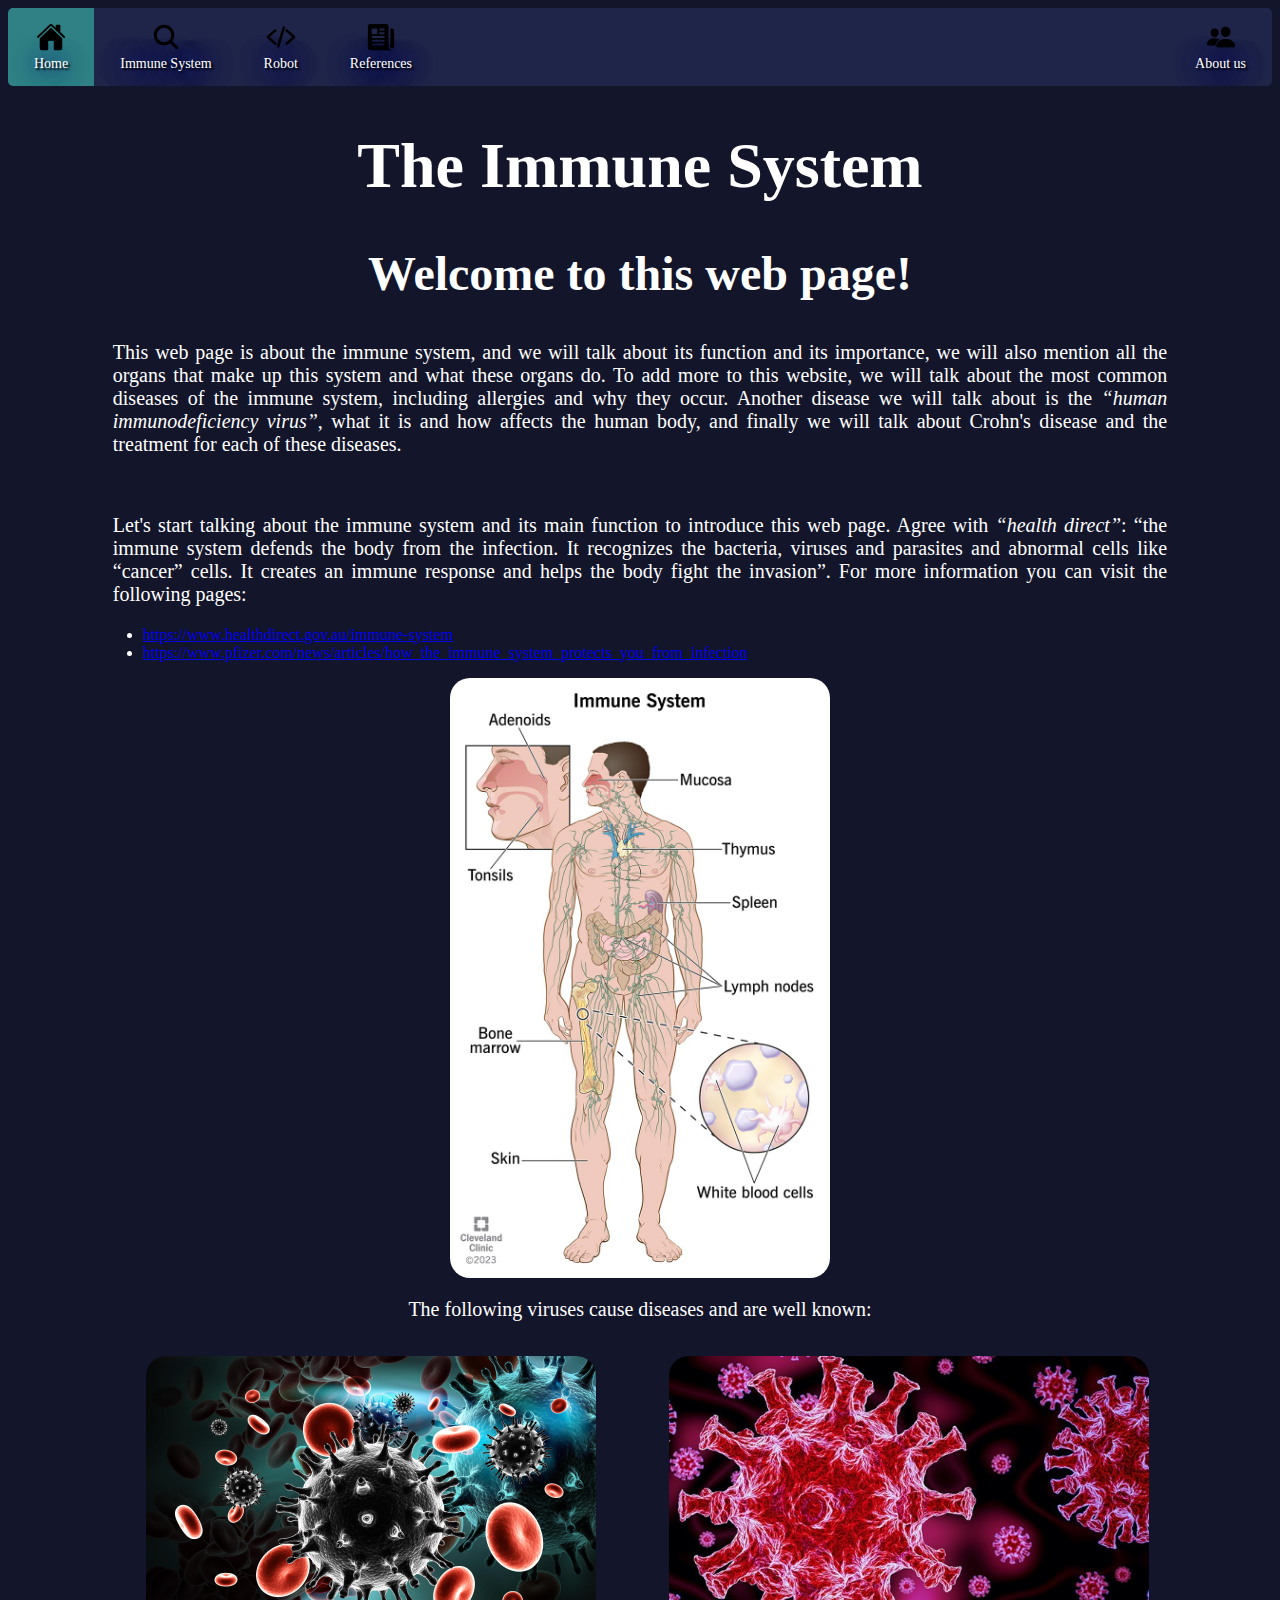
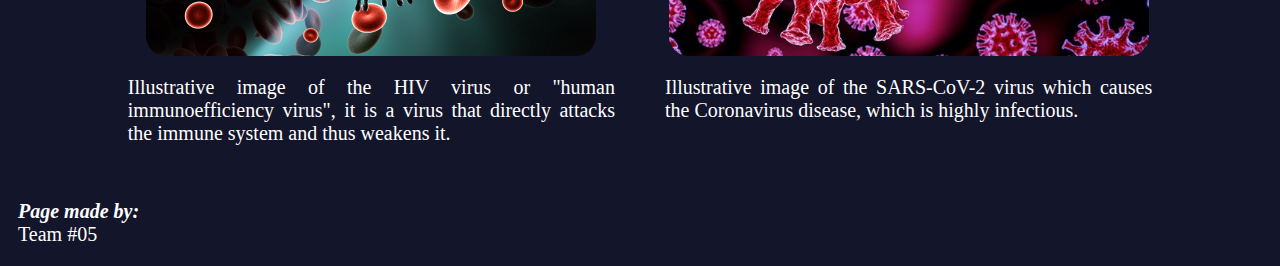
<file: index.html>
<!DOCTYPE html>
<html lang="en">
<head>
    <meta charset="UTF-8">
    <meta name="viewport" content="width=device-width, initial-scale=1.0">
    <title>The Immune System</title>
    <link rel="stylesheet" href="css/styles_home.css">
    
</head>
<body>
    
    <!--Browser-->
    <!--Link the main page with the other links-->
    <nav>
        <ul id="navegador">
            <!--Current page "Home"-->
            <li class="nav active"><a href="#">
                <img src="svg/home.svg" alt="Home" class="svgs">
                <br>
                Home</a></li>

            <!--Link to the page "Body_system"-->
            <li class="nav"><a href="html/Body_system.html">
                <img src="svg/search.svg" alt="Body system" class="svgs">
                <br>
                Immune System</a></li>
            
            <!--Link to the page "Programming"-->
            <li class="nav"><a href="html/Robot_G218T05.html">
                <img src="svg/code-slash.svg" alt="Programming" class="svgs">
                <br>
                Robot
                </a></li>

            <!--Link to the page "References"-->
            <li class="nav"><a href="html/References.html">
                <img src="svg/newspaper.svg" alt="References" class="svgs">
                <br>
                References</a></li>
            
            <!--Link to the page "About_us"-->
            <li class="about_us"><a href="html/About_us.html">
                <img src="svg/people.svg" alt="About us" class="svgs">
                <br>
                About us</a></li>
        </ul>
    </nav>
    <!--Browser finishes-->

    <!--Title-->
    <header>
        <h1>The Immune System</h1>
    </header>

    <!--Main section-->
    <h2>Welcome to this web page!</h2>
    <main>
        <p>
            This web page is about the immune system, and we will talk about its function
            and its importance, we will also mention all the organs that make up this system
            and what these organs do. To add more to this website, we will talk about the most
            common diseases of the immune system, including allergies and why they occur.
            Another disease we will talk about is the <i>“human immunodeficiency virus”</i>,
            what it is and how affects the human body, and finally we will talk about Crohn's
            disease and the treatment for each of these diseases.
        </p>
        <br>
        <p>
            Let's start talking about the immune system and its main function to introduce
            this web page. Agree with <i>“health direct”</i>: “the immune system defends 
            the body from the infection. It recognizes the bacteria, viruses and parasites
            and abnormal cells like “cancer” cells. It creates an immune response and helps
            the body fight the invasion”. For more information you can visit the following pages:
        </p>
        <ul>
            <li><a href="https://www.healthdirect.gov.au/immune-system" target="_blank">
                https://www.healthdirect.gov.au/immune-system</a></li>

            <li><a href="https://www.pfizer.com/news/articles/how_the_immune_system_protects_you_from_infection" target="_blank">
                https://www.pfizer.com/news/articles/how_the_immune_system_protects_you_from_infection</a></li>
        </ul>
        <img src="images/immune-system.jpg" alt="Immune System" class="img_immune_system">
    </main>

    <div id="container_1">
        <p>The following viruses cause diseases and are well known:</p>
    </div>

    <section id="container_2">
        <div class="column">
            <img src="images/hiv.jpg" alt="HIV">
            <p>
                Illustrative image of the HIV virus or "human immunoefficiency virus", 
                it is a virus that directly attacks the immune system and thus weakens it.
            </p>
        </div>
        <div class="column">
            <img src="images/coronavirus.jpg" alt="CORONAVIRUS">
            <p>
                Illustrative image of the SARS-CoV-2 virus which causes the Coronavirus
                disease, which is highly infectious.
            </p>
        </div>
    </section>

    <footer>
        <p>
            <em><b>Page made by:</b></em>
             <br>
            Team #05
        </p>
    </footer>

</body>
</html>
</file>
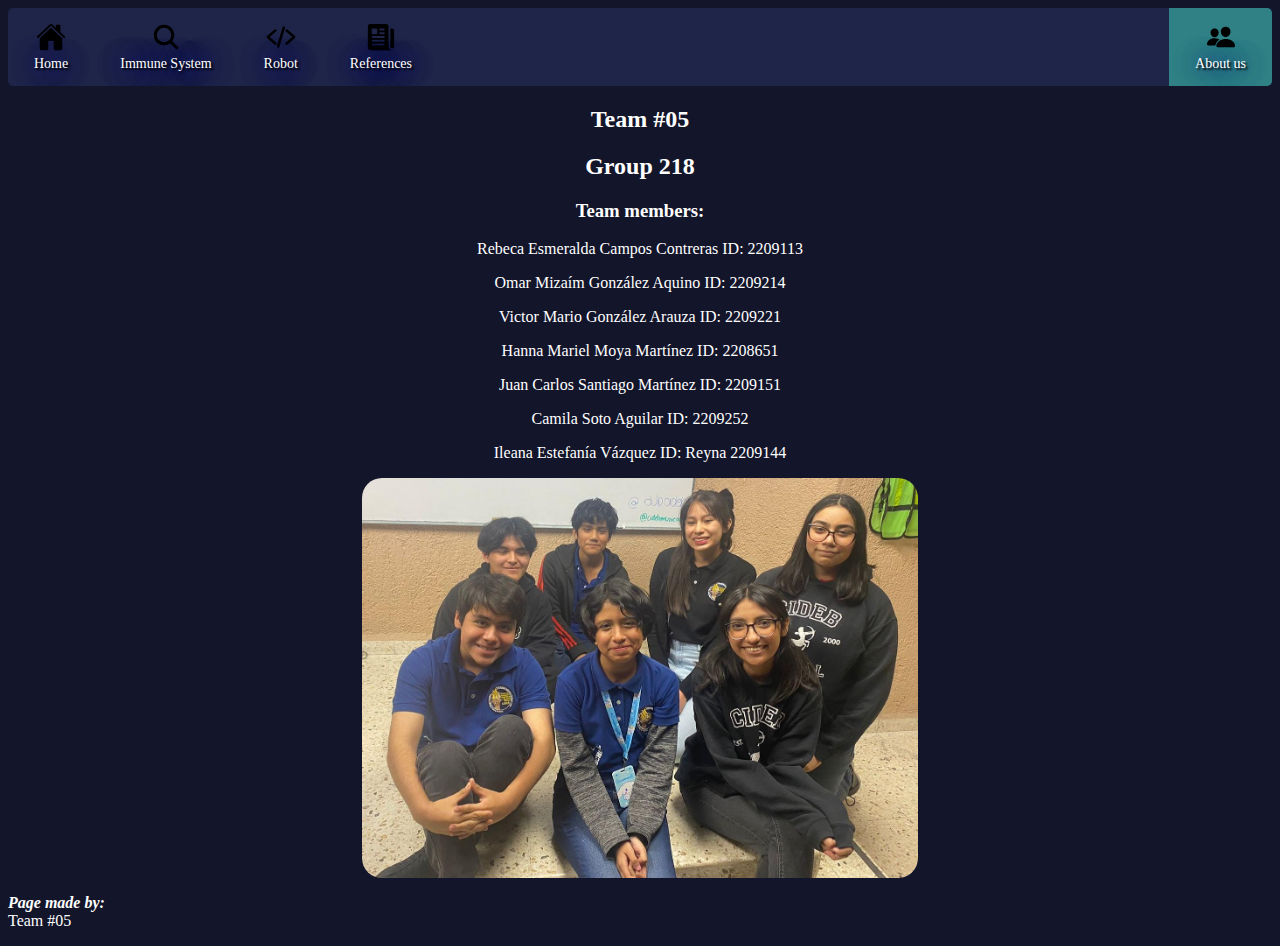
<file: html/About_us.html>
<!DOCTYPE html>
<html lang="en">
<head>
    <meta charset="UTF-8">
    <meta name="viewport" content="width=device-width, initial-scale=1.0">
    <link rel="stylesheet" href="../css/styles_about_us.css">
    <title>About us</title>
</head>
<body>
    <!--Browser-->
    <!--Link the main page with the other links-->
    <nav>
        <ul id="navegador">
            <!--Link to the page "Home"-->
            <li class="nav"><a href="../index.html">
                <img src="../svg/home.svg" alt="Home" class="svgs">
                <br>
                Home</a></li>

            <!--Link to the page "Body_system"-->
            <li class="nav"><a href="Body_system.html">
                <img src="../svg/search.svg" alt="Body system" class="svgs">
                <br>
                Immune System</a></li>
            
            <!--Link to the page "Programming"-->
            <li class="nav"><a href="Robot_G218T05.html">
                <img src="../svg/code-slash.svg" alt="Programming" class="svgs">
                <br>
                Robot
                </a></li>

            <!--Link to the page "References"-->
            <li class="nav"><a href="References.html">
                <img src="../svg/newspaper.svg" alt="References" class="svgs">
                <br>
                References</a></li>
            
            <!--Current Page "About_us"-->
            <li class="about_us active"><a href="#">
                <img src="../svg/people.svg" alt="About us" class="svgs">
                <br>
                About us</a></li>
        </ul>
    </nav>
    <!--Browser finishes-->
        <main class="container_1">
            <div>
                <h2>Team #05</h2>
                <h2>Group 218</h2>
            </div>
            <div>
                <h3>Team members:</h1>
                <p>Rebeca Esmeralda Campos Contreras  ID: 2209113</p>
                <p>Omar Mizaím González Aquino  ID: 2209214</p>
                <p>Victor Mario González Arauza  ID: 2209221</p>
                <p>Hanna Mariel Moya Martínez  ID: 2208651</p>
                <p>Juan Carlos Santiago Martínez  ID: 2209151</p>
                <p>Camila Soto Aguilar  ID: 2209252</p>
                <p>Ileana Estefanía Vázquez  ID: Reyna 2209144</p>
            </div>
            <img src="../images/Team-05.jpeg" alt="Team 05">
        </main>
    <footer>
        <p>
            <em><b>Page made by:</b></em>
             <br>
            Team #05
        </p>
    </footer>
</body>
</html>
</file>
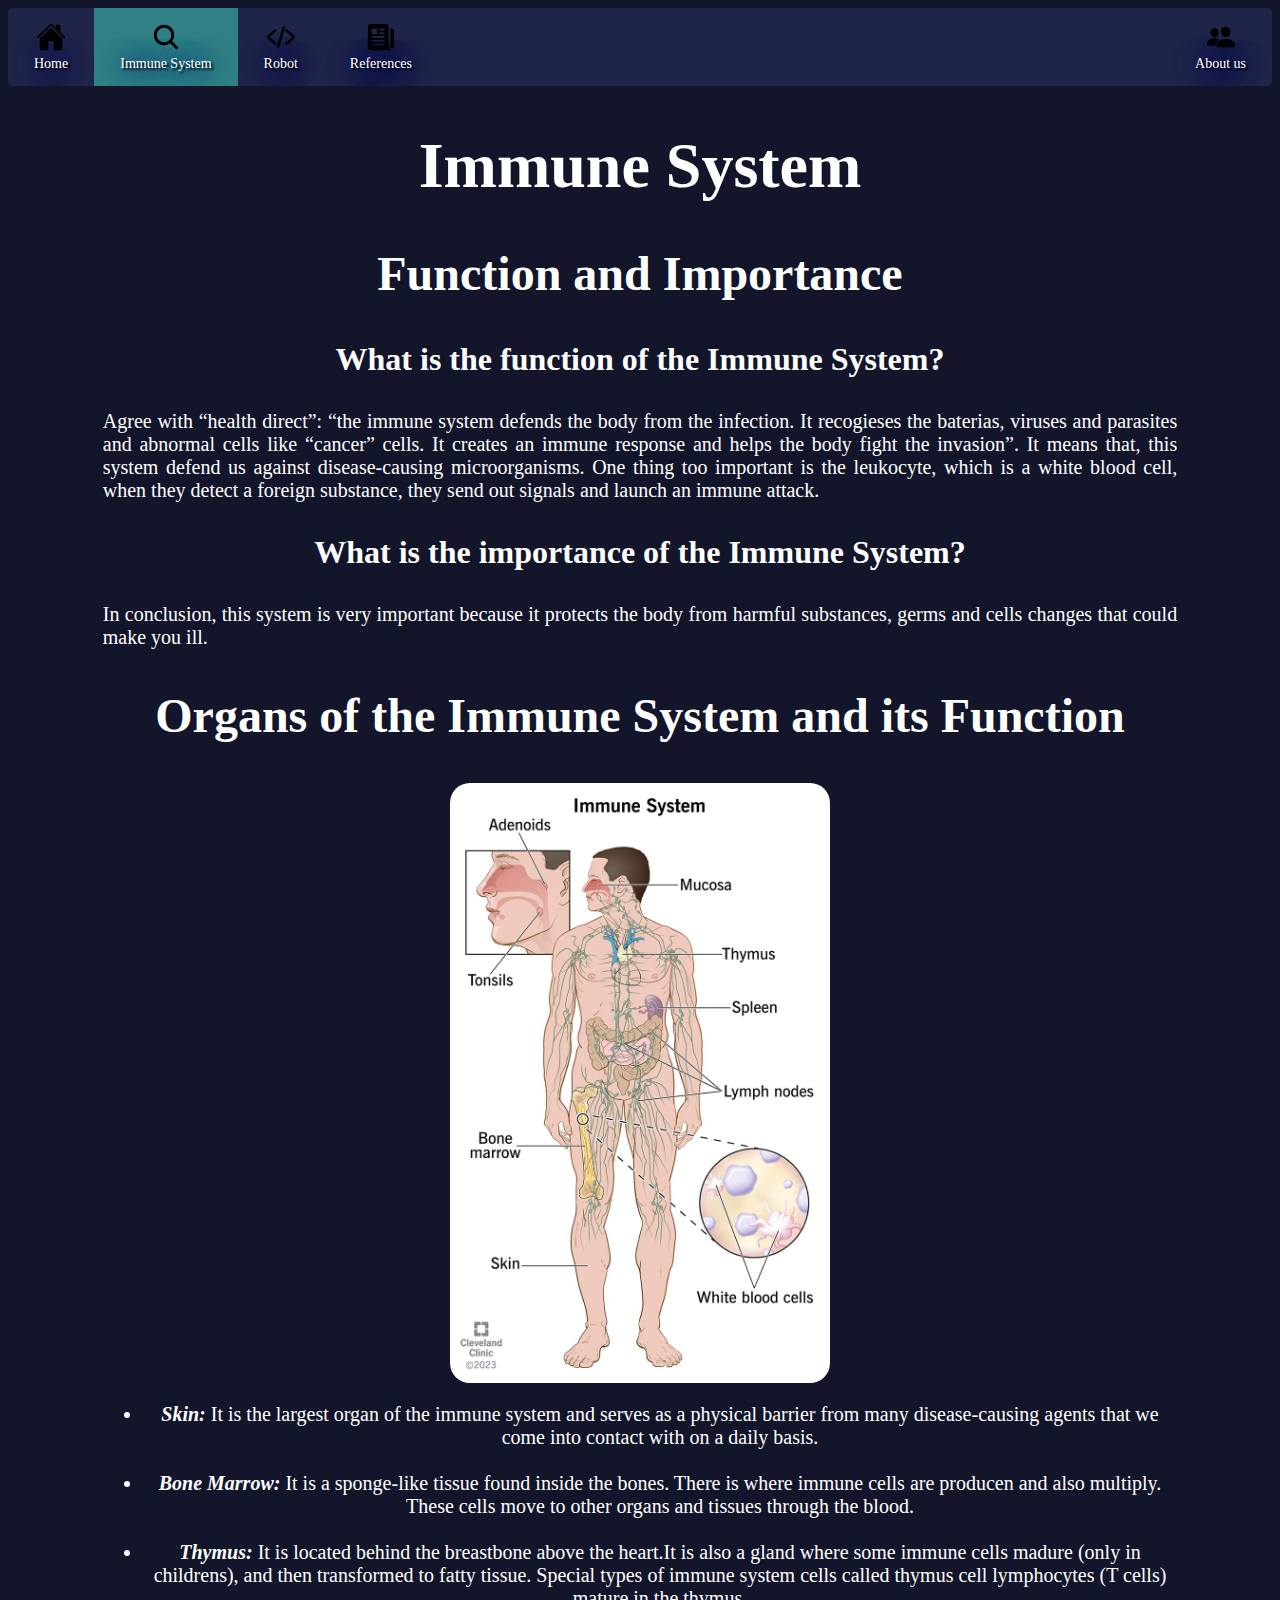
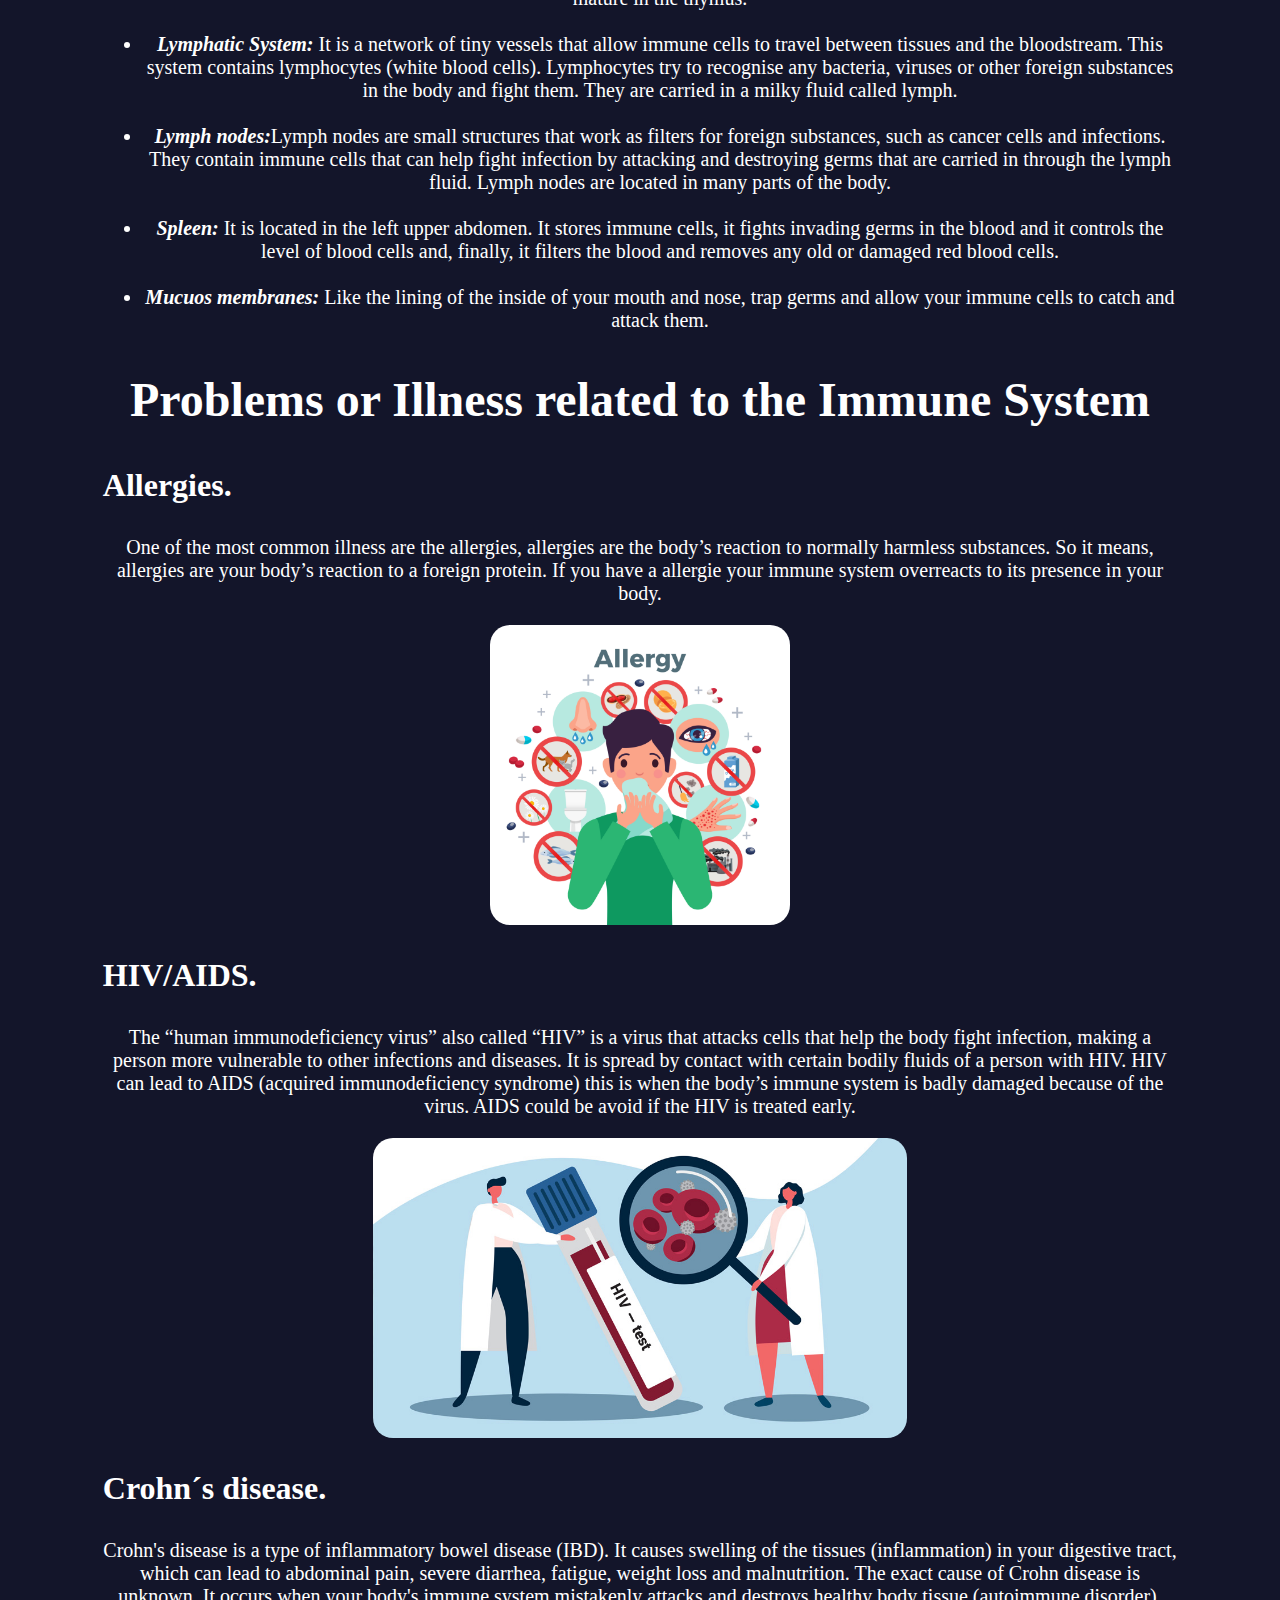
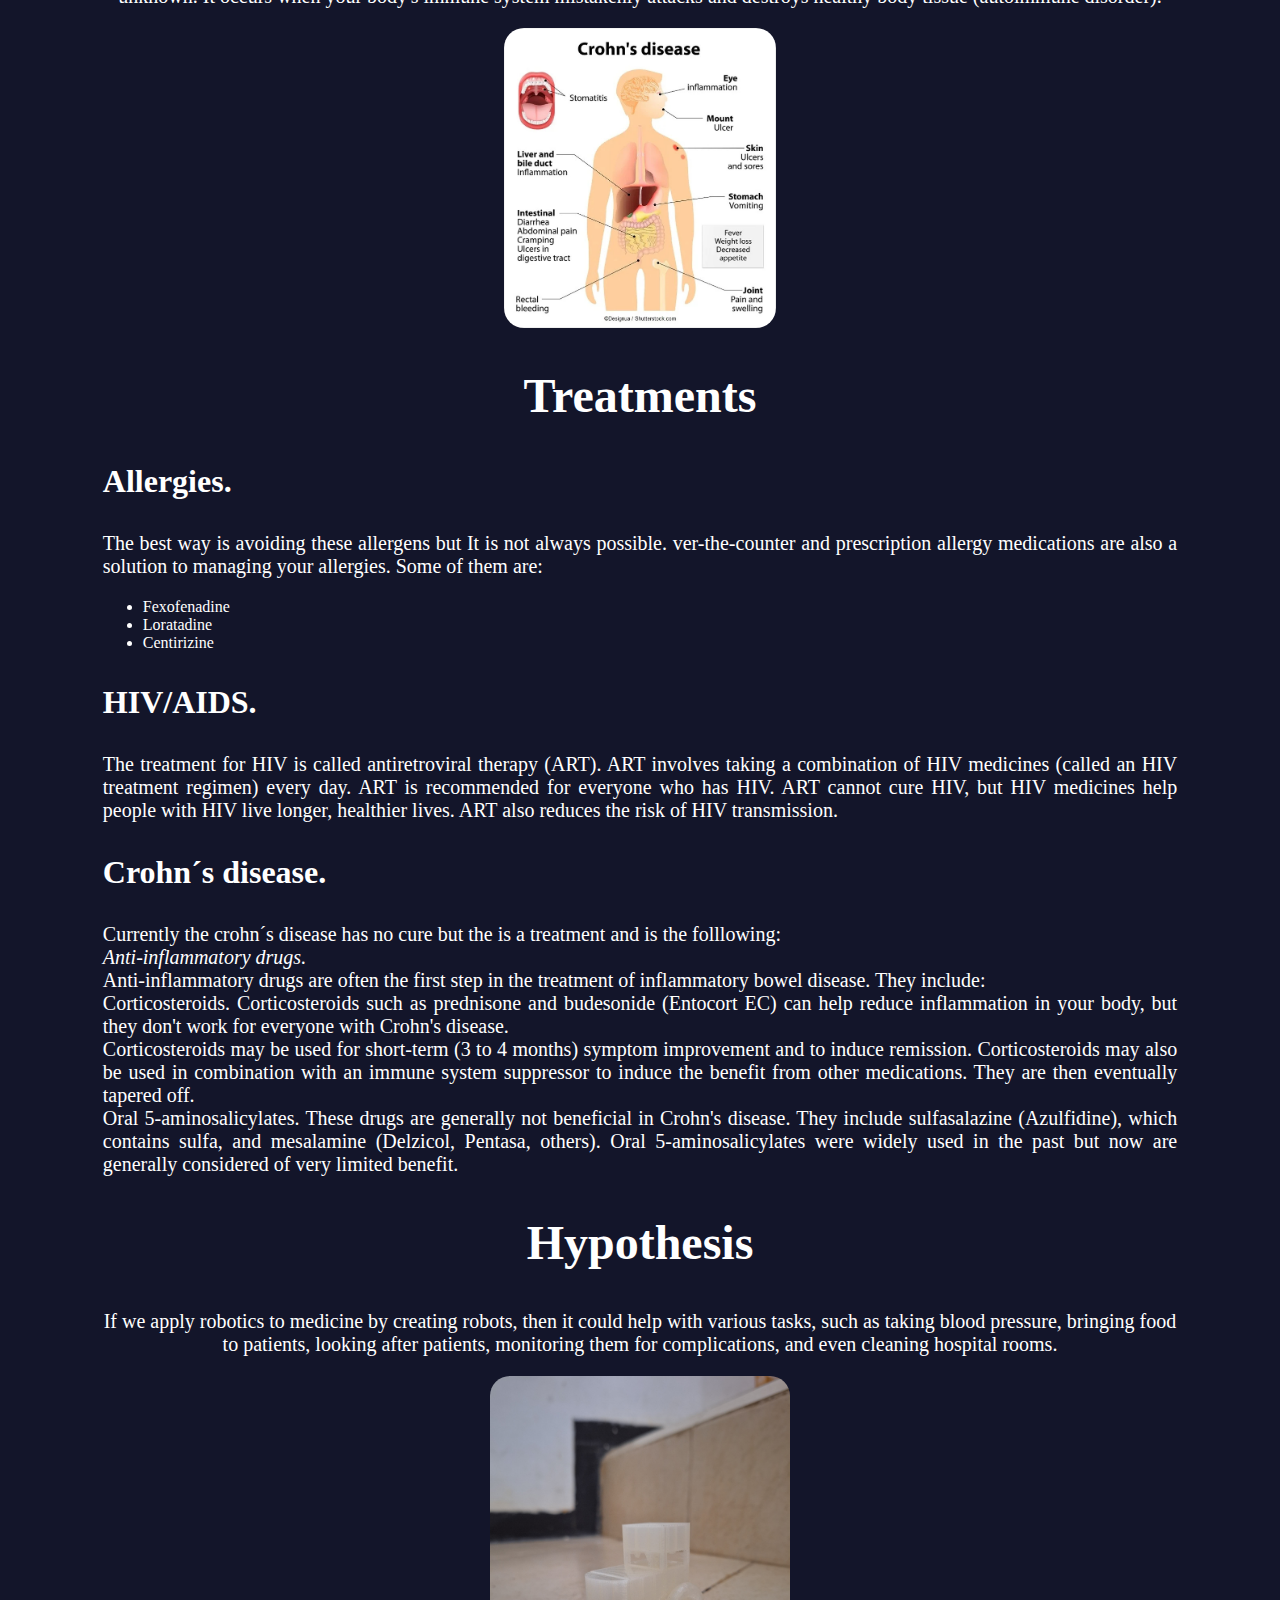
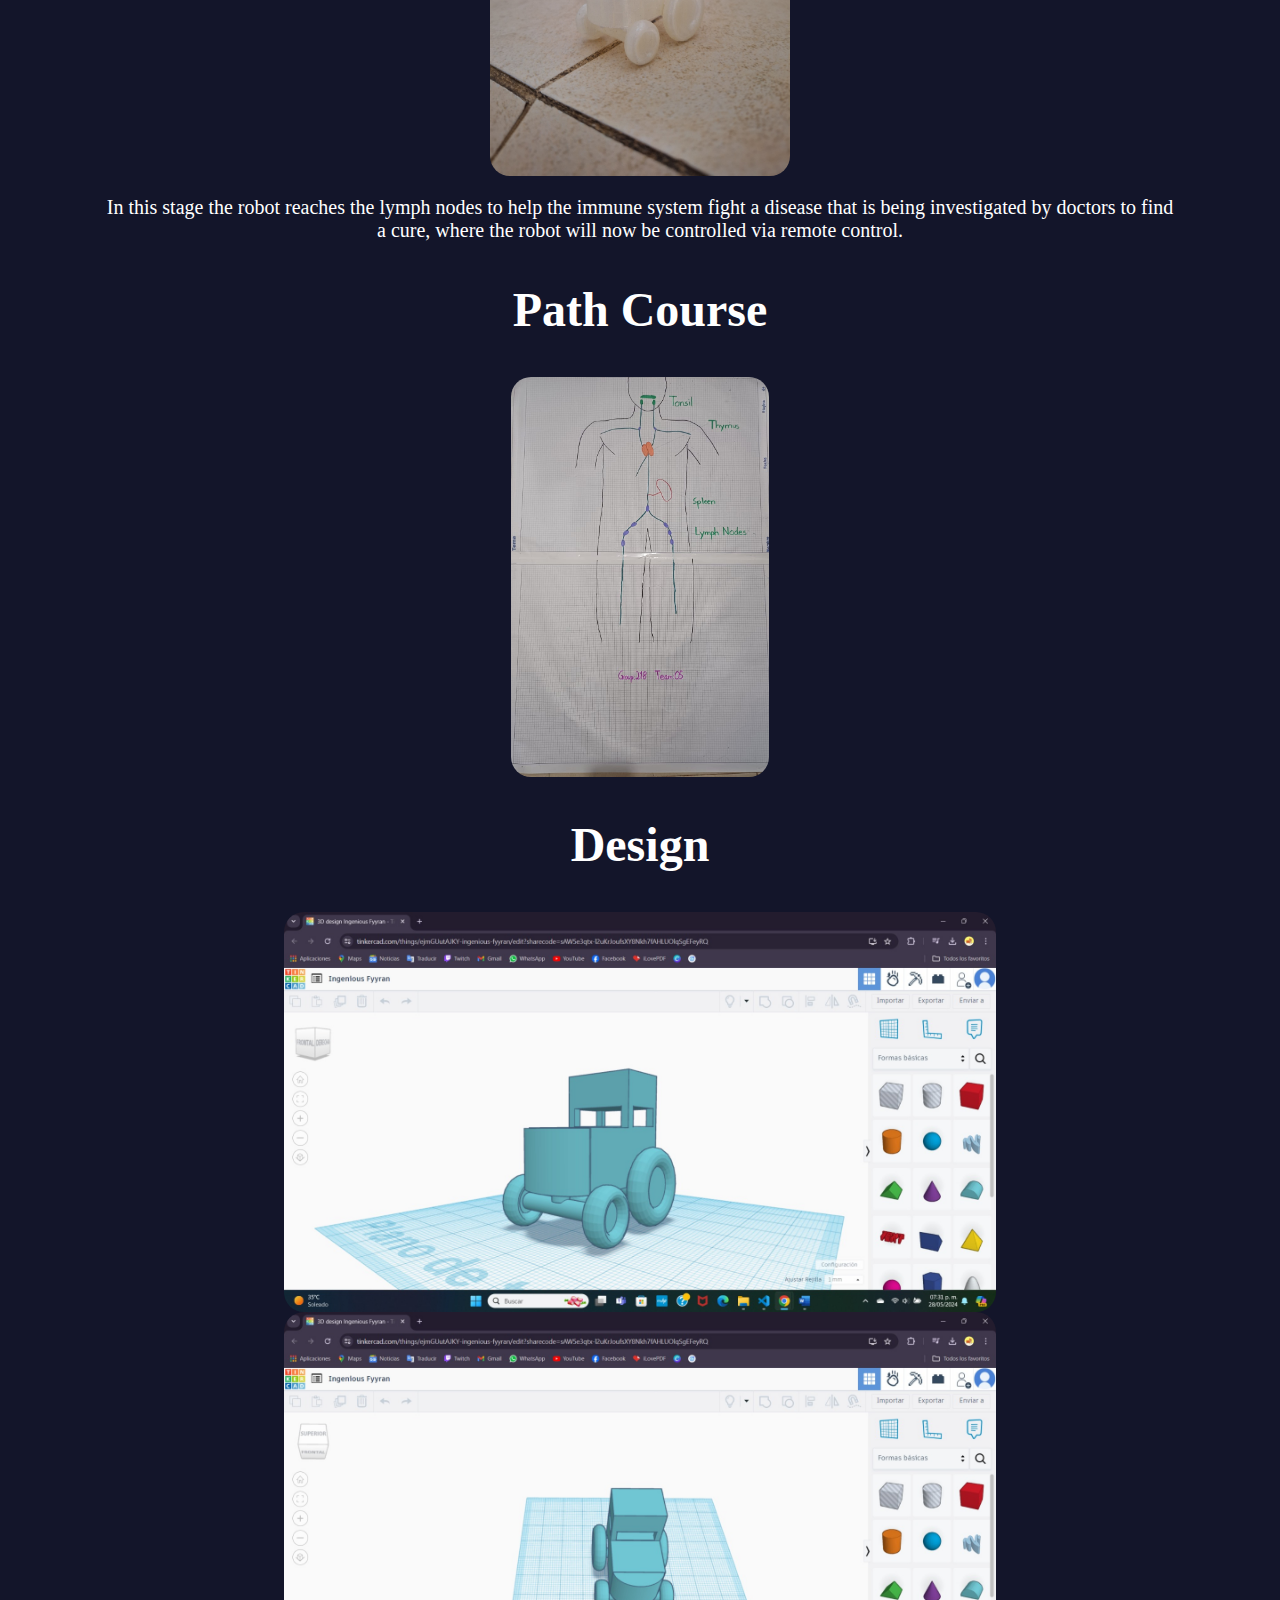
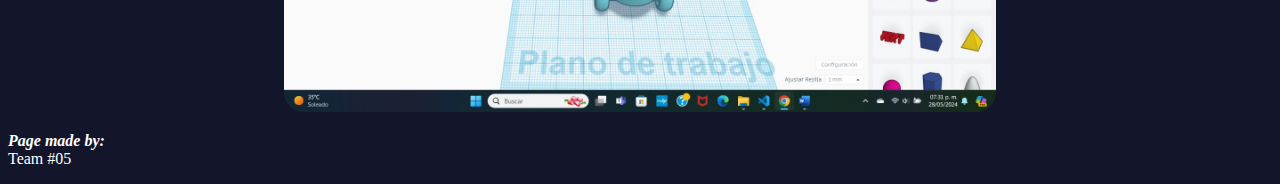
<file: html/Body_system.html>
<!DOCTYPE html>
<html lang="en">
<head>
    <meta charset="UTF-8">
    <meta name="viewport" content="width=device-width, initial-scale=1.0">
    <title>Immune System</title>
    <link rel="stylesheet" href="../css/styles_body_system.css">

</head>
<body>

    <!--Browser-->
    <!--Link the main page with the other links-->
    <nav>
        <ul id="navegador">
            <!--Link to the page "Home"-->
            <li class="nav"><a href="../index.html">
                <img src="../svg/home.svg" alt="Home" class="svgs">
                <br>
                Home</a></li>

            <!--Current Page "Immune System"-->
            <li class="nav active"><a href="#">
                <img src="../svg/search.svg" alt="Body system" class="svgs">
                <br>
                Immune System</a></li>
            
            <!--Link to the page "Programming"-->
            <li class="nav"><a href="Robot_G218T05.html">
                <img src="../svg/code-slash.svg" alt="Programming" class="svgs">
                <br>
                Robot
                </a></li>

            <!--Link to the page "References"-->
            <li class="nav"><a href="References.html">
                <img src="../svg/newspaper.svg" alt="References" class="svgs">
                <br>
                References</a></li>
            
            <!--Link to the page "About_us"-->
            <li class="about_us"><a href="About_us.html">
                <img src="../svg/people.svg" alt="About us" class="svgs">
                <br>
                About us</a></li>
        </ul>
    </nav>
    <!--Browser finishes-->

    <!--Title-->
    <header>
        <h1>Immune System</h1>
    </header>

    <!--Function and Importance-->
    <main class="container_1">
        <div>
            <h2>Function and Importance</h2>
        </div>
        <div>
            <h3>What is the function of the Immune System?</h3>
            <p>
                Agree with “health direct”: “the immune system defends the body
                from the infection. It recogieses the baterias, viruses and parasites
                and abnormal cells like “cancer” cells. It creates an immune
                response and helps the body fight the invasion”. It means that,
                this system defend us against disease-causing microorganisms.
                One thing too important is the leukocyte, which is a white
                blood cell, when they detect a foreign substance, they send out
                 signals and launch an immune attack.
            </p>
        </div>
        <div>
            <h3>What is the importance of the Immune System?</h3>
            <p>
                In conclusion, this system is very important because it protects
                the body from harmful substances, germs and cells changes that
                could make you ill.
            </p>
        </div>
    </main>

    <!--Organs of the Immune System-->
    <section class="container_2">
        <div>
            <h2>Organs of the Immune System and its Function</h2>
            <img src="../images/immune-system.jpg" alt="Immune System">
            <ul>
                <li>
                    <strong><i>Skin:</i></strong> It is the largest organ of the
                    immune system and serves as a physical barrier from many
                    disease-causing agents that we come into contact with on
                    a daily basis.
                </li>
                <br>
                <li>
                    <strong><i>Bone Marrow:</i></strong> It is a sponge-like tissue
                    found inside the bones. There is where immune cells are producen
                    and also multiply. These cells move to other organs and tissues
                    through the blood.
                </li>
                <br>
                <li>
                    <strong><i>Thymus:</i></strong> It is located behind the breastbone
                    above the heart.It is also a gland where some immune cells madure
                    (only in childrens), and then transformed to fatty tissue. Special
                    types of immune system cells called thymus cell lymphocytes (T cells)
                    mature in the thymus. 
                </li>
                <br>
                <li>
                    <strong><i>Lymphatic System:</i></strong> It is a network of tiny
                    vessels that allow immune cells to travel between tissues and the
                    bloodstream. This system contains lymphocytes (white blood cells).
                    Lymphocytes try to recognise any bacteria, viruses or other foreign
                    substances in the body and fight them. They are carried in a milky
                    fluid called lymph.
                </li>
                <br>
                <li>
                    <strong><i>Lymph nodes:</i></strong>Lymph nodes are small structures
                    that work as filters for foreign substances, such as cancer cells
                    and infections. They contain immune cells that can help fight infection
                    by attacking and destroying germs that are carried in through the lymph
                    fluid. Lymph nodes are located in many parts of the body.
                </li>
                <br>
                <li>
                    <strong><i>Spleen:</i></strong> It is located in the left upper abdomen.
                    It stores immune cells, it fights invading germs in the blood and it
                    controls the level of blood cells and, finally, it filters the blood and
                    removes any old or damaged red blood cells.
                </li>
                <br>
                <li>
                    <strong><i>Mucuos membranes:</i></strong> Like the lining of the inside
                    of your mouth and nose, trap germs and allow your immune cells to catch
                    and attack them.
                </li>
            </ul>
        </div>
    </section>

    <!--Problems and Illness-->
    <section class="container_3">
        <div>
            <h2>Problems or Illness related to the Immune System</h2>
        </div>
        <div>
            <h3>Allergies.</h3>
            <p>
                One of the most common illness are the allergies, allergies
                are the body’s reaction to normally harmless substances. So
                it means, allergies are your body’s reaction to a foreign protein.
                If you have a allergie your immune system overreacts to its
                presence in your body.
            </p>
            <img src="../images/Allergy.jpg" alt="Allergy">
        </div>
        <div>
            <h3>HIV/AIDS.</h3>
            <p>
                The “human immunodeficiency virus” also called “HIV” is a virus that
                attacks cells that help the body fight infection, making a person more
                vulnerable to other infections and diseases. It is spread by contact
                with certain bodily fluids of a person with HIV. HIV can lead to AIDS
                (acquired immunodeficiency syndrome) this is when the body’s immune
                system is badly damaged because of the virus. AIDS could be avoid if
                the HIV is treated early.
            </p>
            <img src="../images/hiv-aids.jpg" alt="Hiv">
        </div>
        <div>
            <h3>Crohn´s disease.</h3>
            <p>
                Crohn's disease is a type of inflammatory bowel disease (IBD). It causes
                swelling of the tissues (inflammation) in your digestive tract, which
                can lead to abdominal pain, severe diarrhea, fatigue, weight loss and
                malnutrition. The exact cause of Crohn disease is unknown. It occurs
                when your body's immune system mistakenly attacks and destroys healthy
                body tissue (autoimmune disorder).
            </p>
            <img src="../images/crohns-disease.jpg" alt="Crohn´s disease">
        </div>
    </section>

    <!--Treatments-->
    <section class="container_4">
        <div>
            <h2>Treatments</h2>
        </div>
        <div>
            <h3>Allergies.</h3>
            <p>
                The best way is avoiding these allergens but It is not always possible.
                ver-the-counter and prescription allergy medications are also a solution
                to managing your allergies. Some of them are:
            </p>
            <ul>
                <li>Fexofenadine</li>
                <li>Loratadine</li>
                <li>Centirizine</li>
            </ul>
        </div>
        <div>
            <h3>HIV/AIDS.</h3>
            <p>
                The treatment for HIV is called antiretroviral therapy (ART).
                ART involves taking a combination of HIV medicines (called an
                HIV treatment regimen) every day. 
                ART is recommended for everyone who has HIV. ART cannot cure
                HIV, but HIV medicines help people with HIV live longer,
                healthier lives. ART also reduces the risk of HIV transmission.
            </p>
        </div>
        <div>
            <h3>Crohn´s disease.</h3>
            <p>
                Currently the crohn´s disease has no cure but the is a treatment and is the folllowing:
                <br>
                <i>Anti-inflammatory drugs.</i>
                <br>
                Anti-inflammatory drugs are often the first step in the
                treatment of inflammatory bowel disease. They include:
                <br>
                Corticosteroids. Corticosteroids such as prednisone and
                budesonide (Entocort EC) can help reduce inflammation in
                your body, but they don't work for everyone with Crohn's disease.
                <br>
                Corticosteroids may be used for short-term (3 to 4 months)
                symptom improvement and to induce remission. Corticosteroids
                may also be used in combination with an immune system suppressor
                to induce the benefit from other medications. They are then
                eventually tapered off.
                <br>
                Oral 5-aminosalicylates. These drugs are generally not
                beneficial in Crohn's disease. They include sulfasalazine
                (Azulfidine), which contains sulfa, and mesalamine (Delzicol, Pentasa,
                others). Oral 5-aminosalicylates were widely used in the past
                but now are generally considered of very limited benefit.
            </p>
        </div>
    </section>
    <section class="container_5">
        <div>
            <h2>Hypothesis</h2>
            <p>
                If we apply robotics to medicine by creating robots, then it could help
                with various tasks, such as taking blood pressure, bringing food to
                patients, looking after patients, monitoring them for complications,
                and even cleaning hospital rooms.
            </p>
            <img src="../images/Nano-Robot.jpg" alt="Nano Robot">
            <p>
                In this stage the robot reaches the lymph nodes to help the immune
                system fight a disease that is being investigated by doctors to find
                a cure, where the robot will now be controlled via remote control.
            </p>
            <h2>Path Course</h2>
            <img src="../images/Path-course.jpg" alt="Path course">
            <h2>Design</h2>
            <img src="../images/Design-1.jpeg">
            <img src="../images/Design-2.jpeg">
        </div>
    </section>
    <footer>
        <p>
            <em><b>Page made by:</b></em>
             <br>
            Team #05
        </p>
    </footer>
</body>
</html>
</file>
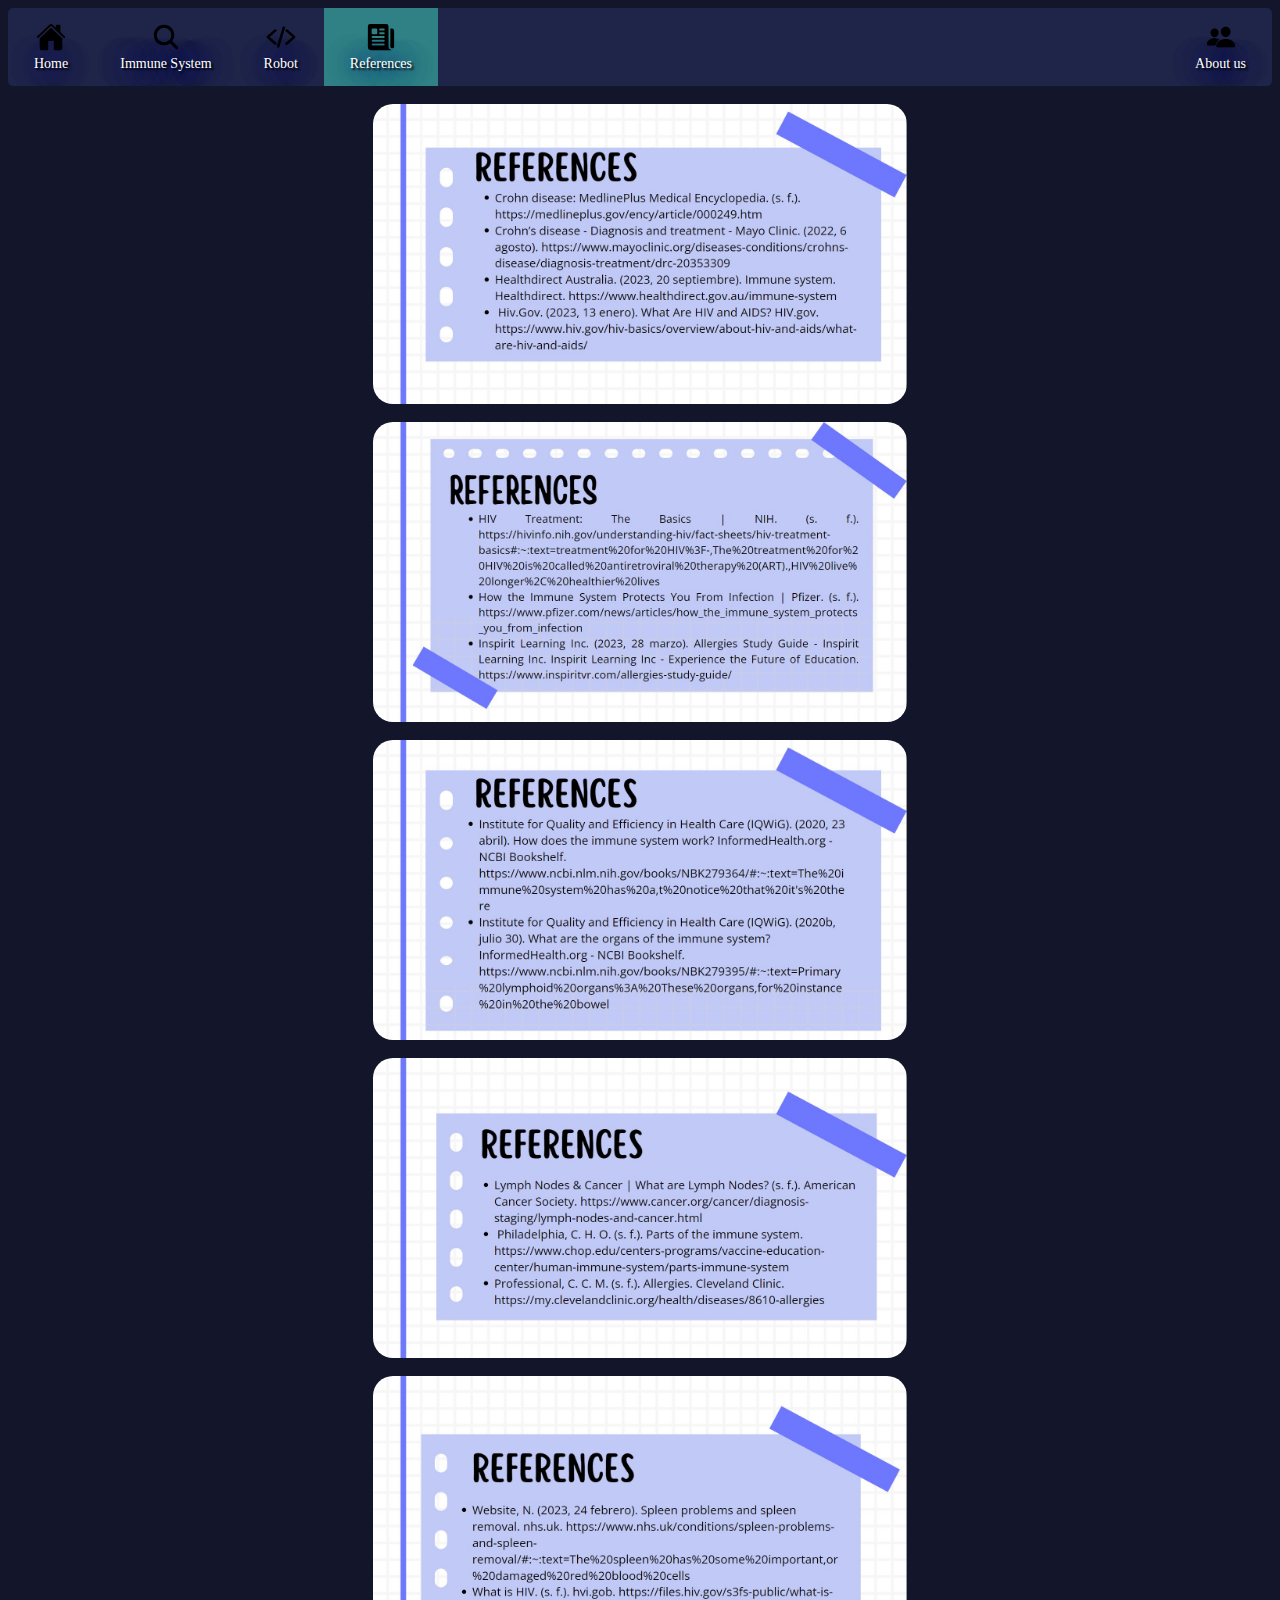
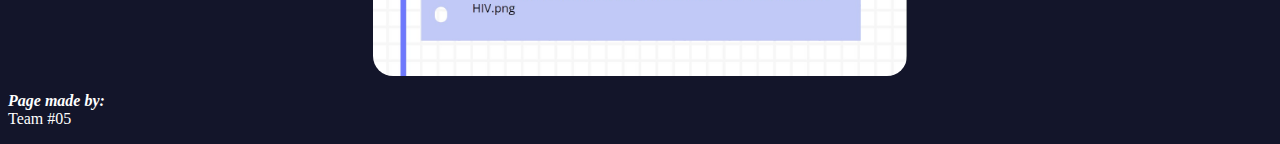
<file: html/References.html>
<!DOCTYPE html>
<html lang="en">
<head>
    <meta charset="UTF-8">
    <meta name="viewport" content="width=device-width, initial-scale=1.0">
    <link rel="stylesheet" href="../css/styles_references.css">
    <title>References</title>
</head>
<body>
    <!--Browser-->
    <!--Link the main page with the other links-->
    <nav>
        <ul id="navegador">
            <!--Link to the page "Home"-->
            <li class="nav"><a href="../index.html">
                <img src="../svg/home.svg" alt="Home" class="svgs">
                <br>
                Home</a></li>

            <!--Link to the page "Body_system"-->
            <li class="nav"><a href="Body_system.html">
                <img src="../svg/search.svg" alt="Body system" class="svgs">
                <br>
                Immune System</a></li>
            
            <!--Link to the page "Programming"-->
            <li class="nav"><a href="Robot_G218T05.html">
                <img src="../svg/code-slash.svg" alt="Programming" class="svgs">
                <br>
                Robot
                </a></li>

            <!--Link to the page "References"-->
            <li class="nav active"><a href="#">
                <img src="../svg/newspaper.svg" alt="References" class="svgs">
                <br>
                References</a></li>
            
            <!--Current Page "About_us"-->
            <li class="about_us"><a href="About_us.html">
                <img src="../svg/people.svg" alt="About us" class="svgs">
                <br>
                About us</a></li>
        </ul>
    </nav>
    <!--Browser finishes-->

    <main>
        <br>
        <img src="../images/References_1.jpeg">
        <br>
        <img src="../images/References_2.jpeg">
        <br>
        <img src="../images/References_3.jpeg">
        <br>
        <img src="../images/References_4.jpeg">
        <br>
        <img src="../images/References_5.jpeg">
    </main>

    <footer>
        <p>
            <em><b>Page made by:</b></em>
             <br>
            Team #05
        </p>
    </footer>
</body>
</html>
</file>
<file: css/styles_home.css>
/*Fondo de la página web*/
body {
    background-color: #13152A;
    color: white;
}  
/*Termina el Fondo*/
/*Aquí empieza los estilos del navbar*/
#navegador {
    list-style-type: none;
    margin: 0;
    padding: 0;
    font-size: 14px;
    overflow: hidden;
    background-color: #1F2449;
    border-radius: 5px;
    text-shadow: 2px 2px 2px black, 0 0 25px blue, 0 0 25px #000019;
}
.nav {
    float: left;
}
.nav a {
    display: block;
    color: white;
    text-align: center;
    padding: 14px 26px;
    text-decoration: none;
}
.nav a:hover {
    background-color: #111;
}
.about_us {
    float: right;
    border: none;
}
.about_us a {
    display: block;
    color: white;
    text-align: center;
    padding: 14px 26px;
    text-decoration: none;
}
.about_us a:hover {
    background-color: #111;
}
.active {
    background-color: #2F8185;
}
.svgs {
    width: 30px;
    height: 30px;
}
/*Aquí finalizan los estilos del navbar*/
/*Se estiliza el título*/
h1 {
    text-align: center;
    font-size: 4em;
}
/*Termina el título*/
header, section, main {
    width: 85%; 
    margin: 20px auto; 
}
/*Sección del main*/
h2 {
    text-align: center;
    font-size: 3em;
}
/*Termina el main*/
/*Para todo el texto*/
p {
    padding-left: 10px;
    padding-right: 10px;
    font-size: 20px;
    text-align: justify;
}
/*Termina los estilos del texto*/
/*Estilos de la imagen del sistema inmune*/
.img_immune_system {
    display: block;
    margin-left: auto;
    margin-right: auto;
    height: 600px;
    width: auto;
    border-radius: 20px;
}
/*Terminan los estilos de la imagen*/
/*Contenedor 1*/
#container_1 p {
    text-align: center;
}
/*Fin del contenedor 1*/
/*Contenedor 2*/
#container_2 {
    display: flex;
}
#container_2 img {
    display: block;
    margin-left: auto;
    margin-right: auto;
    height: 300px;
    width: auto;
    border-radius: 20px;
}
.column {
    flex: 1;
    padding: 15px;
}
/*Termina contenedor 2*/
</file>
<file: css/styles_about_us.css>
/*Fondo de la página web*/
body {
    background-color: #13152A;
    color: white;
}  
/*Termina el Fondo*/
/*Aquí empieza los estilos del navbar*/
#navegador {
    list-style-type: none;
    margin: 0;
    padding: 0;
    font-size: 14px;
    overflow: hidden;
    background-color: #1F2449;
    border-radius: 5px;
    text-shadow: 2px 2px 2px black, 0 0 25px blue, 0 0 25px #000019;
}
.nav {
    float: left;
}
.nav a {
    display: block;
    color: white;
    text-align: center;
    padding: 14px 26px;
    text-decoration: none;
}
.nav a:hover {
    background-color: #111;
}
.about_us {
    float: right;
    border: none;
}
.about_us a {
    display: block;
    color: white;
    text-align: center;
    padding: 14px 26px;
    text-decoration: none;
}
.about_us a:hover {
    background-color: #111;
}
.active {
    background-color: #2F8185;
}
.svgs {
    width: 30px;
    height: 30px;
}
/*Aquí finalizan los estilos del navbar*/
.container_1 {
    text-align: center;
}
.container_1 img {
    display: block;
    margin-left: auto;
    margin-right: auto;
    height: 400px;
    width: auto;
    border-radius: 20px;
}
</file>
<file: css/styles_body_system.css>
/*Fondo de la página web*/
body {
    background-color: #13152A;
    color: white;
}  
/*Termina el Fondo*/
/*Aquí empieza los estilos del navbar*/
#navegador {
    list-style-type: none;
    margin: 0;
    padding: 0;
    font-size: 14px;
    overflow: hidden;
    background-color: #1F2449;
    border-radius: 5px;
    text-shadow: 2px 2px 2px black, 0 0 25px blue, 0 0 25px #000019;
}
.nav {
    float: left;
}
.nav a {
    display: block;
    color: white;
    text-align: center;
    padding: 14px 26px;
    text-decoration: none;
}
.nav a:hover {
    background-color: #111;
}
.about_us {
    float: right;
    border: none;
}
.about_us a {
    display: block;
    color: white;
    text-align: center;
    padding: 14px 26px;
    text-decoration: none;
}
.about_us a:hover {
    background-color: #111;
}
.active {
    background-color: #2F8185;
}
.svgs {
    width: 30px;
    height: 30px;
}
/*Aquí finalizan los estilos del navbar*/
h1 {
    text-align: center;
    font-size: 4em;
}
header, section, main {
    width: 85%; 
    margin: 20px auto; 
}
.container_1 div h2 {
    text-align: center;
    font-size: 3em;
}
.container_1 div h3 {
    text-align: center;
    font-size: 2em;
}
.container_1 div p {
    text-align: justify;
    font-size: 20px;
}

.container_2 div h2 {
    text-align: center;
    font-size: 3em;
}
.container_2 img {
    display: block;
    margin-left: auto;
    margin-right: auto;
    height: 600px;
    width: auto;
    border-radius: 20px;
}
.container_2 ul {
    font-size: 20px;
    text-align: center;
}
.container_3 div h2 {
    text-align: center;
    font-size: 3em;
}
.container_3 div h3 {
    font-size: 2em;
}
.container_3 div p {
    font-size: 20px;
    text-align: center;
}
.container_3 img {
    display: block;
    margin-left: auto;
    margin-right: auto;
    height: 300px;
    width: auto;
    border-radius: 20px;
}
.container_4 div h2 {
    text-align: center;
    font-size: 3em;
}
.container_4 div h3 {
    font-size: 2em;
}
.container_4 div p {
    text-align: justify;
    font-size: 20px;
}
.container_5 div h2 {
    text-align: center;
    font-size: 3em;
}
.container_5 div img {
    display: block;
    margin-left: auto;
    margin-right: auto;
    height: 400px;
    width: auto;
    border-radius: 20px;
}
.container_5 div p {
    text-align: center;
    font-size: 20px;
}
</file>
<file: css/styles_references.css>
/*Fondo de la página web*/
body {
    background-color: #13152A;
    color: white;
}  
/*Termina el Fondo*
/*Aquí empieza los estilos del navbar*/
#navegador {
    list-style-type: none;
    margin: 0;
    padding: 0;
    font-size: 14px;
    overflow: hidden;
    background-color: #1F2449;
    border-radius: 5px;
    text-shadow: 2px 2px 2px black, 0 0 25px blue, 0 0 25px #000019;
}
.nav {
    float: left;
}
.nav a {
    display: block;
    color: white;
    text-align: center;
    padding: 14px 26px;
    text-decoration: none;
}
.nav a:hover {
    background-color: #111;
}
.about_us {
    float: right;
    border: none;
}
.about_us a {
    display: block;
    color: white;
    text-align: center;
    padding: 14px 26px;
    text-decoration: none;
}
.about_us a:hover {
    background-color: #111;
}
.active {
    background-color: #2F8185;
}
.svgs {
    width: 30px;
    height: 30px;
}
/*Aquí finalizan los estilos del navbar*/
main img {
    display: block;
    margin-left: auto;
    margin-right: auto;
    height: 300px;
    width: auto;
    border-radius: 20px;
}
</file>
